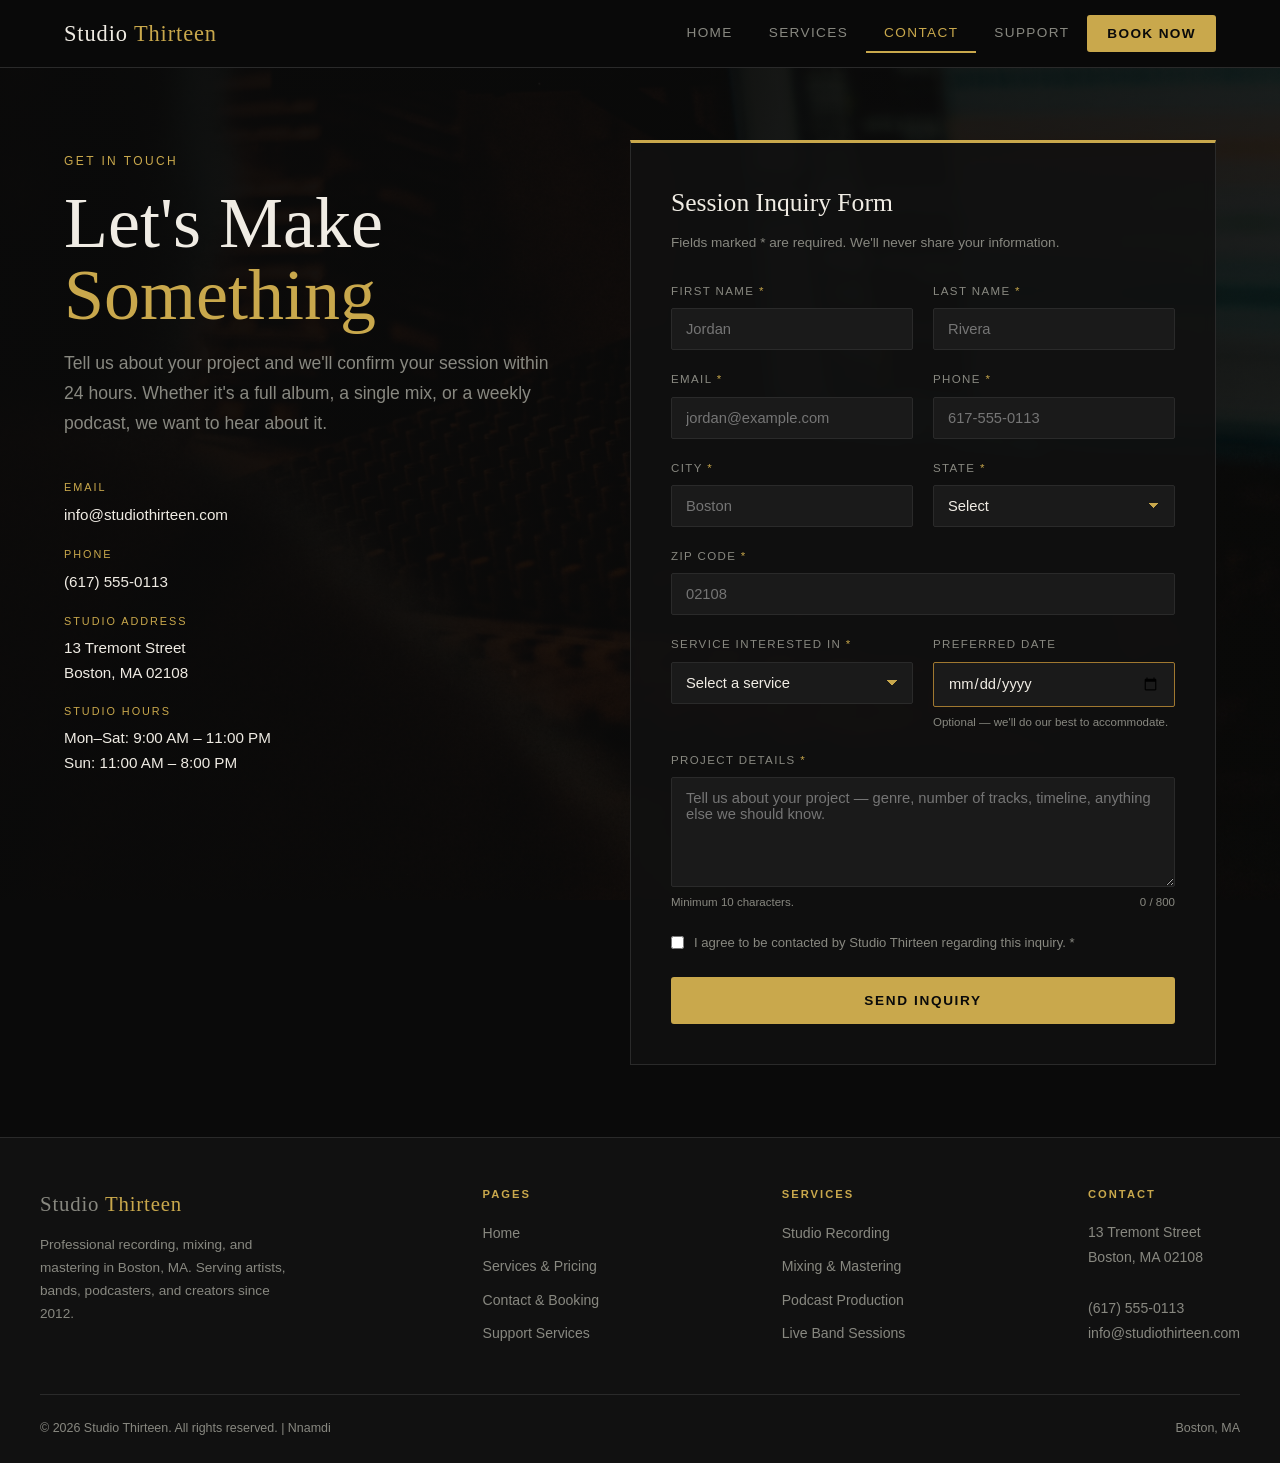
<file: contact.html>
<!DOCTYPE html>
<html lang="en">
<head>
  <meta charset="UTF-8" />
  <meta name="viewport" content="width=device-width, initial-scale=1.0" />
  <title>Contact &amp; Booking — Studio Thirteen</title>
  <link rel="stylesheet" href="css/style.css" />
</head>
<body>

  <!-- ===================== NAV ===================== -->
  <nav>
    <div class="nav-inner">
      <a href="index.html" class="nav-logo">Studio <span>Thirteen</span></a>
      <ul>
        <li><a href="index.html">Home</a></li>
        <li><a href="services.html">Services</a></li>
        <li><a href="contact.html">Contact</a></li>
        <li><a href="support.html">Support</a></li>
        <li><a href="contact.html" class="nav-cta">Book Now</a></li>
      </ul>
      <button class="nav-toggle" aria-label="Toggle navigation menu" aria-expanded="false">
        <span></span>
        <span></span>
        <span></span>
      </button>
    </div>
  </nav>

  <!-- ===================== CONTACT HERO / BACKDROP ===================== -->
  <header class="contact-hero">
    <div class="hero-bg" style="background-image: url('images/CONTACT.jpg');"></div>
    <div class="hero-overlay"></div>

    <div class="contact-hero-content">

      <!-- Intro + contact details -->
      <div class="contact-intro">
        <p class="hero-eyebrow">Get In Touch</p>
        <h1 class="hero-title">Let's Make<br /><span class="accent">Something</span></h1>
        <p class="hero-sub">
          Tell us about your project and we'll confirm your session within 24 hours. Whether it's a full album, a single mix, or a weekly podcast, we want to hear about it.
        </p>

        <div class="contact-details">
          <div class="contact-details-item">
            <p class="contact-details-label">Email</p>
            <a href="mailto:info@studiothirteen.com">info@studiothirteen.com</a>
          </div>
          <div class="contact-details-item">
            <p class="contact-details-label">Phone</p>
            <a href="tel:+16175550113">(617) 555-0113</a>
          </div>
          <div class="contact-details-item">
            <p class="contact-details-label">Studio Address</p>
            <p>13 Tremont Street<br />Boston, MA 02108</p>
          </div>
          <div class="contact-details-item">
            <p class="contact-details-label">Studio Hours</p>
            <p>Mon–Sat: 9:00 AM – 11:00 PM<br />Sun: 11:00 AM – 8:00 PM</p>
          </div>
        </div>
      </div>

      <!-- Contact form card -->
      <div class="contact-form-card">
        <h2>Session Inquiry Form</h2>
        <p class="form-sub">Fields marked <span class="req">*</span> are required. We'll never share your information.</p>

        <form id="contact-form" novalidate>

          <div class="form-row">
            <div class="form-group">
              <label for="first-name">First Name <span class="req">*</span></label>
              <input
                type="text"
                id="first-name"
                name="first-name"
                placeholder="Jordan"
                pattern="[A-Za-z' -]{2,40}"
                title="Enter a first name using letters, spaces, apostrophes, or hyphens only (2–40 characters)."
                required
              />
            </div>
            <div class="form-group">
              <label for="last-name">Last Name <span class="req">*</span></label>
              <input
                type="text"
                id="last-name"
                name="last-name"
                placeholder="Rivera"
                pattern="[A-Za-z' -]{2,40}"
                title="Enter a last name using letters, spaces, apostrophes, or hyphens only (2–40 characters)."
                required
              />
            </div>
          </div>

          <div class="form-row">
            <div class="form-group">
              <label for="email">Email <span class="req">*</span></label>
              <input
                type="email"
                id="email"
                name="email"
                placeholder="jordan@example.com"
                required
              />
            </div>
            <div class="form-group">
              <label for="phone">Phone <span class="req">*</span></label>
              <input
                type="tel"
                id="phone"
                name="phone"
                placeholder="617-555-0113"
                pattern="[0-9]{3}-[0-9]{3}-[0-9]{4}"
                title="Enter a phone number in the format 617-555-0113."
                required
              />
            </div>
          </div>

          <div class="form-row">
            <div class="form-group">
              <label for="city">City <span class="req">*</span></label>
              <input
                type="text"
                id="city"
                name="city"
                placeholder="Boston"
                pattern="[A-Za-z' -]{2,50}"
                title="Enter a city name using letters, spaces, apostrophes, or hyphens only."
                required
              />
            </div>
            <div class="form-group">
              <label for="state">State <span class="req">*</span></label>
              <select id="state" name="state" required>
                <option value="" disabled selected>Select</option>
                <option value="MA">Massachusetts</option>
                <option value="RI">Rhode Island</option>
                <option value="NH">New Hampshire</option>
                <option value="CT">Connecticut</option>
                <option value="ME">Maine</option>
                <option value="VT">Vermont</option>
                <option value="NY">New York</option>
                <option value="OTHER">Other</option>
              </select>
            </div>
            <div class="form-group">
              <label for="zip">Zip Code <span class="req">*</span></label>
              <input
                type="text"
                id="zip"
                name="zip"
                placeholder="02108"
                pattern="[0-9]{5}(-[0-9]{4})?"
                title="Enter a 5-digit zip code, or ZIP+4 (e.g. 02108 or 02108-1234)."
                required
              />
            </div>
          </div>

          <div class="form-row">
            <div class="form-group">
              <label for="service">Service Interested In <span class="req">*</span></label>
              <select id="service" name="service" required>
                <option value="" disabled selected>Select a service</option>
                <option value="recording">Studio Recording Session</option>
                <option value="mixing">Mixing &amp; Mastering</option>
                <option value="vocal">Vocal &amp; Instrument Tracking</option>
                <option value="podcast">Podcast Production</option>
                <option value="live-band">Live Band Session</option>
                <option value="other">Something Else</option>
              </select>
            </div>
            <div class="form-group">
              <label for="pref-date">Preferred Date</label>
              <input type="date" id="pref-date" name="pref-date" />
              <p class="form-hint">Optional — we'll do our best to accommodate.</p>
            </div>
          </div>

          <div class="form-row">
            <div class="form-group full">
              <label for="message">Project Details <span class="req">*</span></label>
              <textarea
                id="message"
                name="message"
                placeholder="Tell us about your project — genre, number of tracks, timeline, anything else we should know."
                minlength="10"
                maxlength="800"
                required
              ></textarea>
              <p class="form-hint">
                Minimum 10 characters.
                <span id="message-count" style="float:right;">0 / 800</span>
              </p>
            </div>
          </div>

          <div class="form-checkbox">
            <input type="checkbox" id="consent" name="consent" required />
            <label for="consent">I agree to be contacted by Studio Thirteen regarding this inquiry. <span class="req">*</span></label>
          </div>

          <button type="submit" class="btn btn-primary">Send Inquiry</button>
        </form>

        <div class="form-success" id="form-success">
          <div class="why-icon" style="text-align:center;">🎙</div>
          <h3>Thanks for reaching out!</h3>
          <p>Your inquiry has been received. A member of the Studio Thirteen team will follow up within 24 hours to confirm your session.</p>
        </div>
      </div>

    </div>
  </header>

  <!-- ===================== FOOTER ===================== -->
  <footer>
    <div class="footer-inner">
      <div class="footer-brand">
        <p class="nav-logo">Studio <span style="color: var(--color-gold);">Thirteen</span></p>
        <p>Professional recording, mixing, and mastering in Boston, MA. Serving artists, bands, podcasters, and creators since 2012.</p>
      </div>
      <div class="footer-col">
        <h4>Pages</h4>
        <ul>
          <li><a href="index.html">Home</a></li>
          <li><a href="services.html">Services &amp; Pricing</a></li>
          <li><a href="contact.html">Contact &amp; Booking</a></li>
          <li><a href="support.html">Support Services</a></li>
        </ul>
      </div>
      <div class="footer-col">
        <h4>Services</h4>
        <ul>
          <li><a href="services.html">Studio Recording</a></li>
          <li><a href="services.html">Mixing &amp; Mastering</a></li>
          <li><a href="services.html">Podcast Production</a></li>
          <li><a href="services.html">Live Band Sessions</a></li>
        </ul>
      </div>
      <div class="footer-col">
        <h4>Contact</h4>
        <address>
          13 Tremont Street<br />
          Boston, MA 02108<br /><br />
          (617) 555-0113<br />
          info@studiothirteen.com
        </address>
      </div>
    </div>
    <div class="footer-bottom">
      <p>&copy; <span id="current-year">2025</span> Studio Thirteen. All rights reserved. | Nnamdi</p>
      <p>Boston, MA</p>
    </div>
  </footer>

  <button id="back-to-top" aria-label="Back to top">↑</button>

  <script src="js/nav.js"></script>
  <script src="js/site.js"></script>

  <!-- ===================== JS: auto-capitalize + submit handling ===================== -->
  <script>
    // Auto-capitalize the first letter of name/city fields as the visitor types.
    // This is a formatting convenience only — actual field VALIDATION is handled
    // entirely by native HTML5 attributes (required, pattern, type, minlength/maxlength).
    ['first-name', 'last-name', 'city'].forEach(function (id) {
      var field = document.getElementById(id);
      field.addEventListener('input', function (e) {
        var val = e.target.value;
        if (val.length > 0) {
          e.target.value = val.charAt(0).toUpperCase() + val.slice(1);
        }
      });
    });

    // Set the minimum selectable date on the date picker to today.
    var prefDate = document.getElementById('pref-date');
    var today = new Date().toISOString().split('T')[0];
    prefDate.setAttribute('min', today);

    // Native HTML5 validation runs automatically on submit. If everything
    // is valid, we intercept just to show a friendly confirmation message
    // in place of the form (no backend is wired up for this class project).
    var form = document.getElementById('contact-form');
    form.addEventListener('submit', function (e) {
      e.preventDefault();
      if (form.checkValidity()) {
        form.style.display = 'none';
        document.getElementById('form-success').classList.add('visible');
      } else {
        form.reportValidity();
      }
    });
  </script>

</body>
</html>
</file>
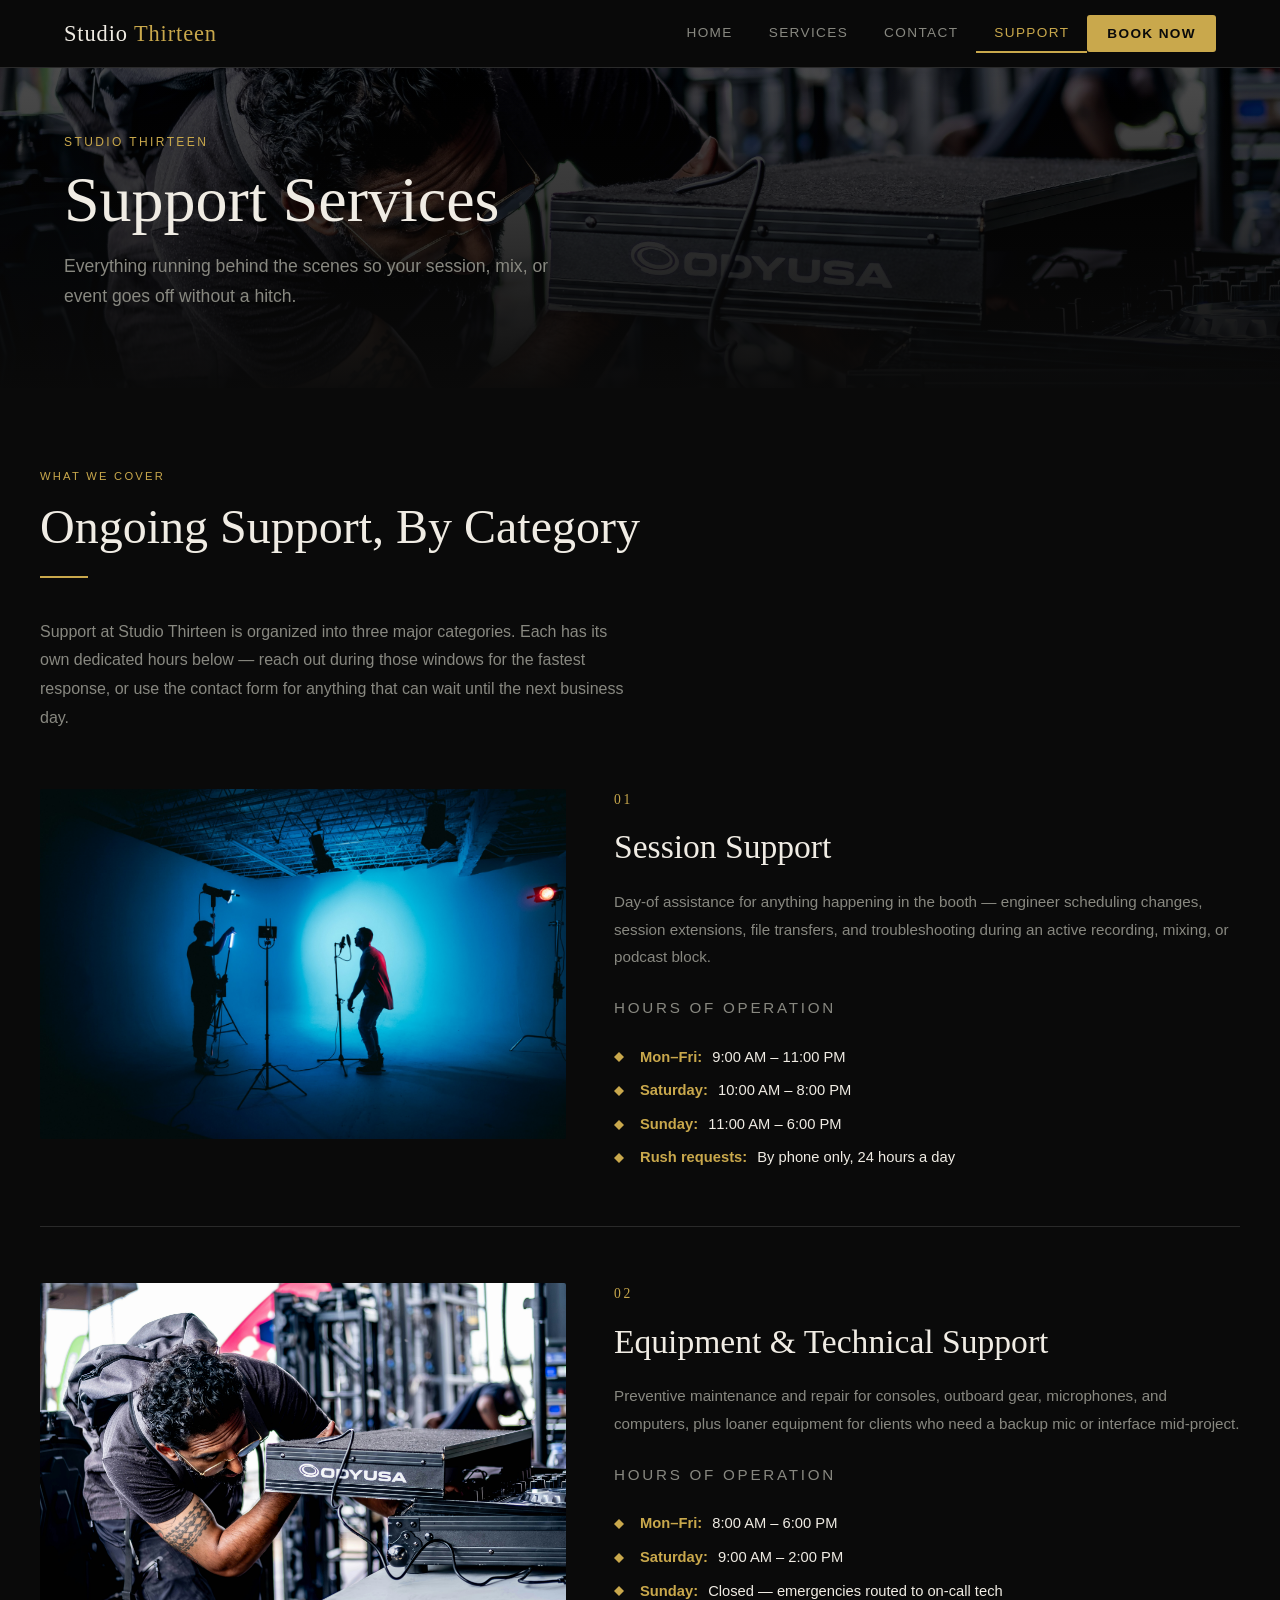
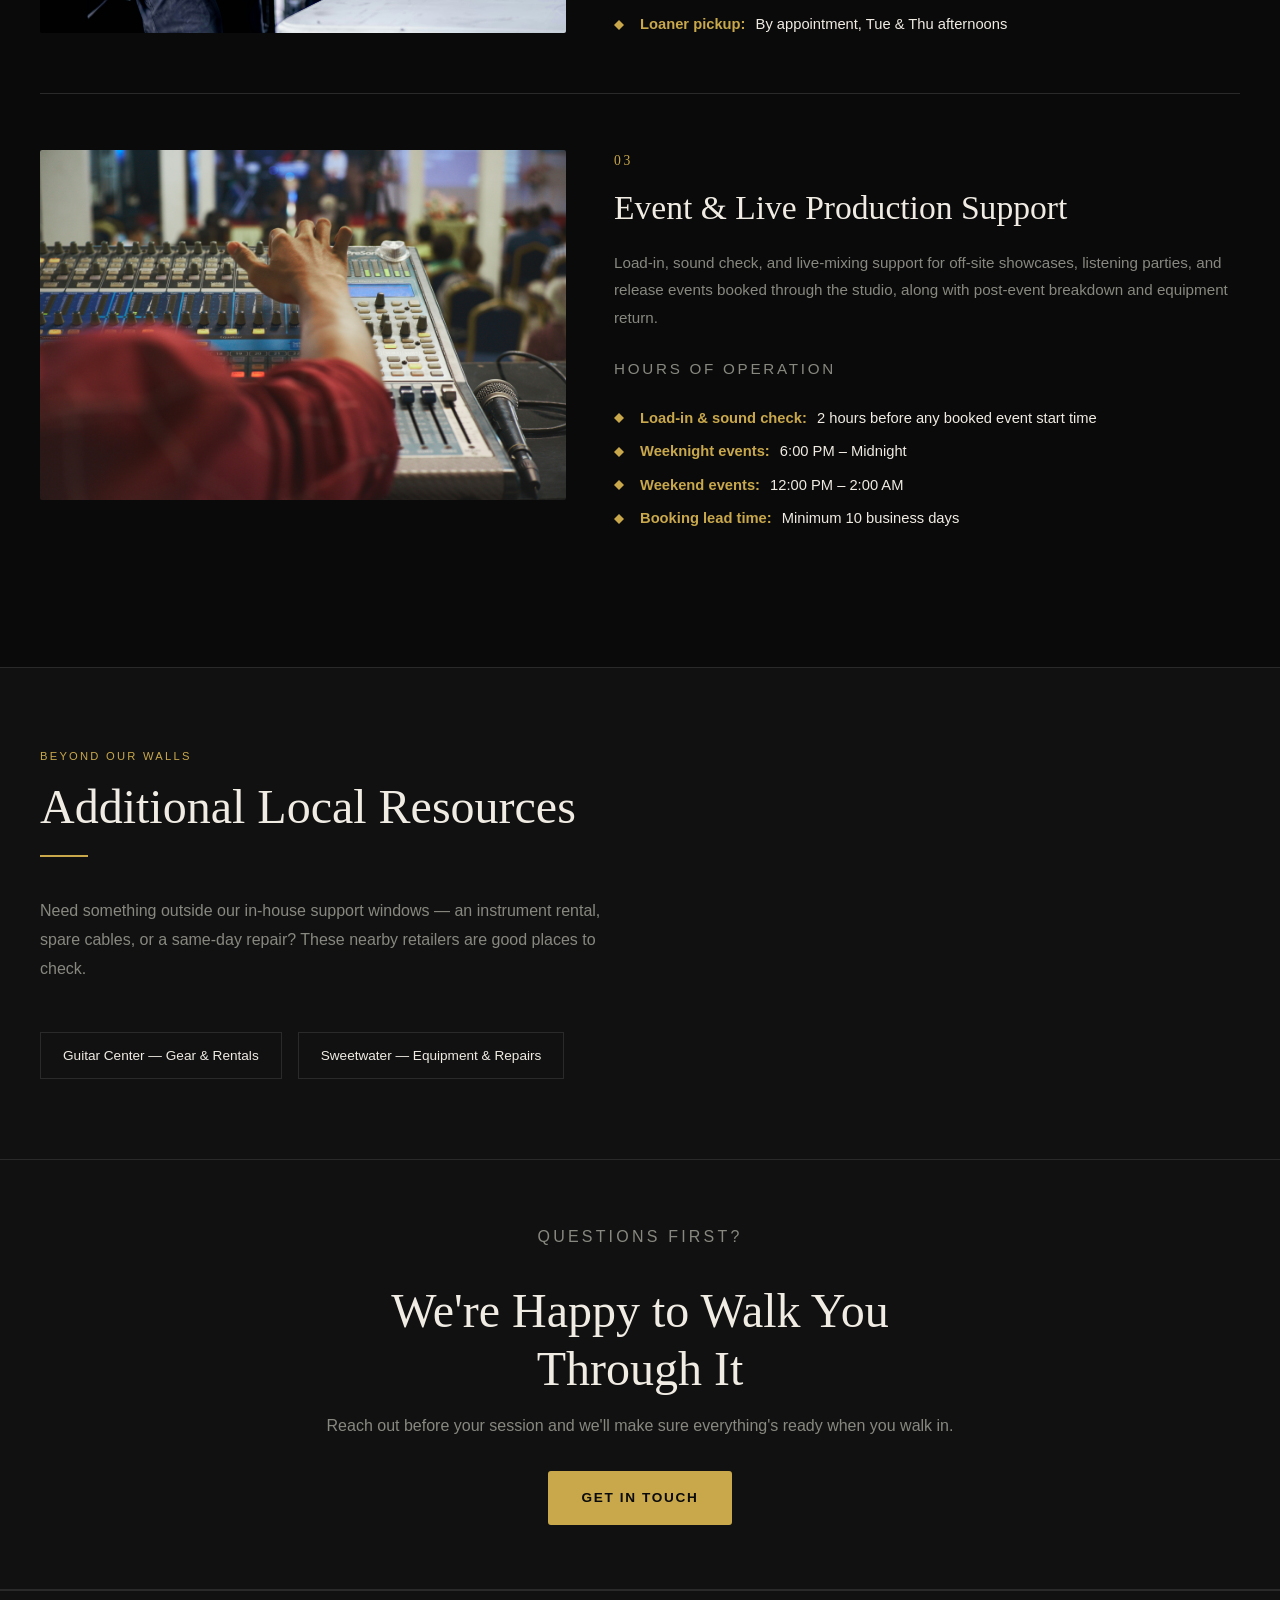
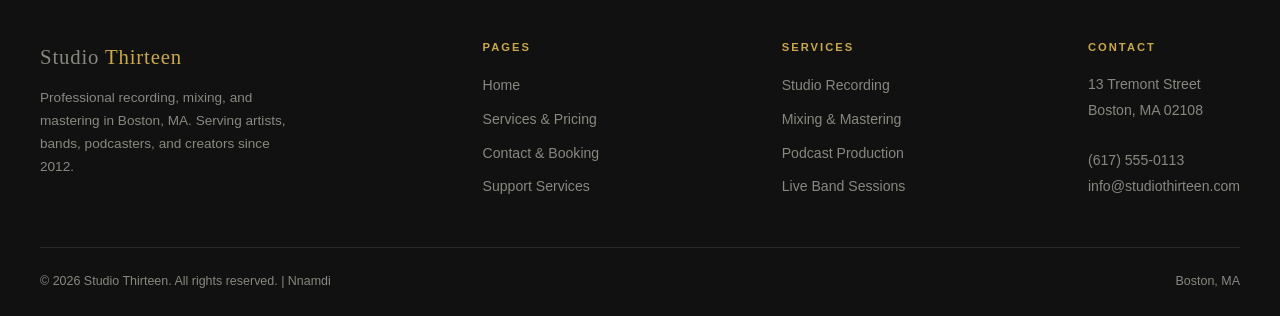
<file: support.html>
<!DOCTYPE html>
<html lang="en">
<head>
  <meta charset="UTF-8" />
  <meta name="viewport" content="width=device-width, initial-scale=1.0" />
  <title>Support Services — Studio Thirteen</title>
  <link rel="stylesheet" href="css/style.css" />
</head>
<body>

  <!-- ===================== NAV ===================== -->
  <nav>
    <div class="nav-inner">
      <a href="index.html" class="nav-logo">Studio <span>Thirteen</span></a>
      <ul>
        <li><a href="index.html">Home</a></li>
        <li><a href="services.html">Services</a></li>
        <li><a href="contact.html">Contact</a></li>
        <li><a href="support.html">Support</a></li>
        <li><a href="contact.html" class="nav-cta">Book Now</a></li>
      </ul>
      <button class="nav-toggle" aria-label="Toggle navigation menu" aria-expanded="false">
        <span></span>
        <span></span>
        <span></span>
      </button>
    </div>
  </nav>

  <!-- ===================== PAGE BANNER ===================== -->
  <header class="page-banner">
    <div class="hero-bg" style="background-image: url('images/SUPPORT.jpg');"></div>
    <div class="hero-overlay"></div>
    <div class="hero-content">
      <p class="hero-eyebrow">Studio Thirteen</p>
      <h1 class="hero-title">Support Services</h1>
      <p class="hero-sub">Everything running behind the scenes so your session, mix, or event goes off without a hitch.</p>
    </div>
  </header>

  <!-- ===================== SUPPORT CATEGORIES (Ordered List) ===================== -->
  <section class="section">
    <div class="section-inner">
      <p class="section-label">What We Cover</p>
      <h2 class="section-title">Ongoing Support, By Category</h2>
      <div class="divider"></div>
      <p class="section-body">
        Support at Studio Thirteen is organized into three major categories. Each has its own dedicated hours below — reach out during those windows for the fastest response, or use the contact form for anything that can wait until the next business day.
      </p>

      <ol class="support-categories">

        <!-- 1. SESSION SUPPORT -->
        <li class="support-category">
          <div class="support-category-media">
            <img src="images/SESSION.jpg" alt="Engineer setting up a recording session at Studio Thirteen" />
          </div>
          <div class="support-category-body">
            <h2>Session Support</h2>
            <p>
              Day-of assistance for anything happening in the booth — engineer scheduling changes, session extensions, file transfers, and troubleshooting during an active recording, mixing, or podcast block.
            </p>
            <p class="hours-label">Hours of Operation</p>
            <ul class="hours-list">
              <li><span class="day">Mon–Fri:</span> 9:00 AM – 11:00 PM</li>
              <li><span class="day">Saturday:</span> 10:00 AM – 8:00 PM</li>
              <li><span class="day">Sunday:</span> 11:00 AM – 6:00 PM</li>
              <li><span class="day">Rush requests:</span> By phone only, 24 hours a day</li>
            </ul>
          </div>
        </li>

        <!-- 2. EQUIPMENT & TECHNICAL SUPPORT -->
        <li class="support-category">
          <div class="support-category-media">
            <img src="images/SUPPORT.jpg" alt="Signal chain and outboard gear maintained by Studio Thirteen's technical team" />
          </div>
          <div class="support-category-body">
            <h2>Equipment &amp; Technical Support</h2>
            <p>
              Preventive maintenance and repair for consoles, outboard gear, microphones, and computers, plus loaner equipment for clients who need a backup mic or interface mid-project.
            </p>
            <p class="hours-label">Hours of Operation</p>
            <ul class="hours-list">
              <li><span class="day">Mon–Fri:</span> 8:00 AM – 6:00 PM</li>
              <li><span class="day">Saturday:</span> 9:00 AM – 2:00 PM</li>
              <li><span class="day">Sunday:</span> Closed — emergencies routed to on-call tech</li>
              <li><span class="day">Loaner pickup:</span> By appointment, Tue &amp; Thu afternoons</li>
            </ul>
          </div>
        </li>

        <!-- 3. EVENT & LIVE PRODUCTION SUPPORT -->
        <li class="support-category">
          <div class="support-category-media">
            <img src="images/EVENT.jpg" alt="Studio Thirteen crew loading in gear for an off-site live production" />
          </div>
          <div class="support-category-body">
            <h2>Event &amp; Live Production Support</h2>
            <p>
              Load-in, sound check, and live-mixing support for off-site showcases, listening parties, and release events booked through the studio, along with post-event breakdown and equipment return.
            </p>
            <p class="hours-label">Hours of Operation</p>
            <ul class="hours-list">
              <li><span class="day">Load-in &amp; sound check:</span> 2 hours before any booked event start time</li>
              <li><span class="day">Weeknight events:</span> 6:00 PM – Midnight</li>
              <li><span class="day">Weekend events:</span> 12:00 PM – 2:00 AM</li>
              <li><span class="day">Booking lead time:</span> Minimum 10 business days</li>
            </ul>
          </div>
        </li>

      </ol>
    </div>
  </section>

  <!-- ===================== LOCAL RESOURCES ===================== -->
  <section class="section local-resources">
    <div class="section-inner">
      <p class="section-label">Beyond Our Walls</p>
      <h2 class="section-title">Additional Local Resources</h2>
      <div class="divider"></div>
      <p class="section-body">
        Need something outside our in-house support windows — an instrument rental, spare cables, or a same-day repair? These nearby retailers are good places to check.
      </p>
      <ul>
        <li><a href="https://www.guitarcenter.com/" target="_blank" rel="noopener">Guitar Center — Gear &amp; Rentals</a></li>
        <li><a href="https://www.sweetwater.com/" target="_blank" rel="noopener">Sweetwater — Equipment &amp; Repairs</a></li>
      </ul>
    </div>
  </section>

  <!-- ===================== CALL TO ACTION ===================== -->
  <section class="cta-band">
    <p class="section-label" style="text-align:center;">Questions First?</p>
    <h2 class="section-title" style="text-align:center; max-width:600px; margin: 0 auto 16px;">
      We're Happy to Walk You Through It
    </h2>
    <p>Reach out before your session and we'll make sure everything's ready when you walk in.</p>
    <a href="contact.html" class="btn btn-primary">Get in Touch</a>
  </section>

  <!-- ===================== FOOTER ===================== -->
  <footer>
    <div class="footer-inner">
      <div class="footer-brand">
        <p class="nav-logo">Studio <span style="color: var(--color-gold);">Thirteen</span></p>
        <p>Professional recording, mixing, and mastering in Boston, MA. Serving artists, bands, podcasters, and creators since 2012.</p>
      </div>
      <div class="footer-col">
        <h4>Pages</h4>
        <ul>
          <li><a href="index.html">Home</a></li>
          <li><a href="services.html">Services &amp; Pricing</a></li>
          <li><a href="contact.html">Contact &amp; Booking</a></li>
          <li><a href="support.html">Support Services</a></li>
        </ul>
      </div>
      <div class="footer-col">
        <h4>Services</h4>
        <ul>
          <li><a href="services.html">Studio Recording</a></li>
          <li><a href="services.html">Mixing &amp; Mastering</a></li>
          <li><a href="services.html">Podcast Production</a></li>
          <li><a href="services.html">Live Band Sessions</a></li>
        </ul>
      </div>
      <div class="footer-col">
        <h4>Contact</h4>
        <address>
          13 Tremont Street<br />
          Boston, MA 02108<br /><br />
          (617) 555-0113<br />
          info@studiothirteen.com
        </address>
      </div>
    </div>
    <div class="footer-bottom">
      <p>&copy; <span id="current-year">2025</span> Studio Thirteen. All rights reserved. | Nnamdi</p>
      <p>Boston, MA</p>
    </div>
  </footer>

  <button id="back-to-top" aria-label="Back to top">↑</button>

  <script src="js/nav.js"></script>
  <script src="js/site.js"></script>
</body>
</html>
</file>
<file: css/style.css>
/* ============================================================
   Studio Thirteen — style.css
   External stylesheet linked by all pages
   ============================================================ */

/* ---------- CSS Custom Properties (variables) ---------- */
:root {
  --color-bg:        #0a0a0a;
  --color-surface:   #111111;
  --color-surface2:  #1a1a1a;
  --color-border:    #2a2a2a;
  --color-gold:      #c9a84c;
  --color-gold-dim:  #a07830;
  --color-text:      #f0ece4;
  --color-muted:     #888880;
  --color-white:     #ffffff;

  --font-display: 'Georgia', serif;
  --font-body:    'Arial', sans-serif;

  --nav-height: 68px;
  --max-width:  1200px;
  --section-pad: 80px 24px;
}

/* ---------- Reset ---------- */
*, *::before, *::after {
  box-sizing: border-box;
  margin: 0;
  padding: 0;
}

html {
  scroll-behavior: smooth;
}

body {
  background-color: var(--color-bg);
  color: var(--color-text);
  font-family: var(--font-body);
  font-size: 16px;
  line-height: 1.6;
}

img {
  display: block;
  max-width: 100%;
  height: auto;
}

a {
  color: inherit;
  text-decoration: none;
}

/* ---------- NAV — unordered list styled with CSS ---------- */
nav {
  position: sticky;
  top: 0;
  z-index: 100;
  background-color: rgba(10, 10, 10, 0.96);
  border-bottom: 1px solid var(--color-border);
  height: var(--nav-height);
}

nav .nav-inner {
  max-width: var(--max-width);
  margin: 0 auto;
  padding: 0 24px;
  height: 100%;
  display: flex;
  align-items: center;
  justify-content: space-between;
}

nav .nav-logo {
  font-family: var(--font-display);
  font-size: 1.4rem;
  letter-spacing: 0.04em;
  color: var(--color-text);
}

nav .nav-logo span {
  color: var(--color-gold);
}

/* Hamburger toggle — hidden on desktop, shown at mobile breakpoint below */
.nav-toggle {
  display: none;
  flex-direction: column;
  justify-content: center;
  gap: 5px;
  width: 32px;
  height: 32px;
  background: none;
  border: none;
  cursor: pointer;
  padding: 0;
  z-index: 101;
}

.nav-toggle span {
  display: block;
  width: 100%;
  height: 2px;
  background-color: var(--color-text);
  transition: transform 0.25s ease, opacity 0.25s ease, background-color 0.25s ease;
}

.nav-toggle:focus-visible {
  outline: 2px solid var(--color-gold);
  outline-offset: 4px;
}

.nav-toggle.active span:nth-child(1) {
  transform: translateY(7px) rotate(45deg);
}

.nav-toggle.active span:nth-child(2) {
  opacity: 0;
}

.nav-toggle.active span:nth-child(3) {
  transform: translateY(-7px) rotate(-45deg);
}

/* Nav links as a styled unordered list */
nav ul {
  list-style: none;
  display: flex;
  gap: 0;
  align-items: center;
}

nav ul li a {
  display: block;
  padding: 8px 18px;
  font-size: 0.85rem;
  letter-spacing: 0.1em;
  text-transform: uppercase;
  color: var(--color-muted);
  border-bottom: 2px solid transparent;
  transition: color 0.25s ease, border-color 0.25s ease;
}

/* Interactive hyperlinks using CSS pseudo-classes */
nav ul li a:hover {
  color: var(--color-text);
  border-bottom-color: var(--color-gold);
}

nav ul li a:focus {
  outline: 2px solid var(--color-gold);
  outline-offset: 2px;
  color: var(--color-text);
}

nav ul li a.active {
  color: var(--color-gold);
  border-bottom-color: var(--color-gold);
}

nav .nav-cta {
  background-color: var(--color-gold);
  color: var(--color-bg) !important;
  border-radius: 3px;
  padding: 8px 20px !important;
  font-weight: bold;
  border-bottom: none !important;
  transition: background-color 0.25s ease !important;
}

nav .nav-cta:hover {
  background-color: var(--color-white) !important;
  border-bottom: none !important;
}

/* ---------- NAV TOGGLE (hamburger) — hidden on desktop ---------- */
.nav-toggle {
  display: none;
  flex-direction: column;
  justify-content: center;
  gap: 5px;
  width: 32px;
  height: 32px;
  background: none;
  border: none;
  cursor: pointer;
  padding: 4px;
}

.nav-toggle span {
  display: block;
  width: 100%;
  height: 2px;
  background-color: var(--color-text);
  border-radius: 1px;
  transition: transform 0.25s ease, opacity 0.25s ease;
}

.nav-toggle.active span:nth-child(1) {
  transform: translateY(7px) rotate(45deg);
}

.nav-toggle.active span:nth-child(2) {
  opacity: 0;
}

.nav-toggle.active span:nth-child(3) {
  transform: translateY(-7px) rotate(-45deg);
}

/* ---------- HERO / BANNER ---------- */
.hero {
  position: relative;
  width: 100%;
  min-height: 88vh;
  display: flex;
  align-items: flex-end;
  overflow: hidden;
}

.hero-bg {
  position: absolute;
  inset: 0;
  background-size: cover;
  background-position: center;
  filter: brightness(0.45);
  transition: transform 8s ease;
}

.hero:hover .hero-bg {
  transform: scale(1.03);
}

.hero-overlay {
  position: absolute;
  inset: 0;
  background: linear-gradient(
    to top,
    rgba(10,10,10,0.95) 0%,
    rgba(10,10,10,0.3) 60%,
    transparent 100%
  );
}

.hero-content {
  position: relative;
  z-index: 2;
  max-width: var(--max-width);
  width: 100%;
  margin: 0 auto;
  padding: 60px 24px;
}

.hero-eyebrow {
  font-size: 0.75rem;
  letter-spacing: 0.2em;
  text-transform: uppercase;
  color: var(--color-gold);
  margin-bottom: 16px;
}

.hero-title {
  font-family: var(--font-display);
  font-size: clamp(3rem, 8vw, 7rem);
  line-height: 1.0;
  font-weight: normal;
  color: var(--color-text);
  margin-bottom: 20px;
}

.hero-title .accent {
  color: var(--color-gold);
}

.hero-sub {
  font-size: 1.1rem;
  color: var(--color-muted);
  max-width: 500px;
  margin-bottom: 36px;
  line-height: 1.7;
}

/* Page-level banners (non-hero pages) */
.page-banner {
  position: relative;
  width: 100%;
  min-height: 320px;
  display: flex;
  align-items: flex-end;
  overflow: hidden;
}

.page-banner .hero-bg {
  filter: brightness(0.3);
}

.page-banner .hero-content {
  padding: 40px 24px;
}

.page-banner .hero-title {
  font-size: clamp(2rem, 5vw, 4rem);
}

/* ---------- BUTTONS ---------- */
.btn {
  display: inline-block;
  padding: 14px 32px;
  font-size: 0.85rem;
  letter-spacing: 0.12em;
  text-transform: uppercase;
  font-weight: bold;
  border-radius: 3px;
  cursor: pointer;
  transition: all 0.25s ease;
}

.btn-primary {
  background-color: var(--color-gold);
  color: var(--color-bg);
  border: 2px solid var(--color-gold);
}

.btn-primary:hover {
  background-color: transparent;
  color: var(--color-gold);
}

.btn-outline {
  background-color: transparent;
  color: var(--color-text);
  border: 2px solid var(--color-border);
}

.btn-outline:hover {
  border-color: var(--color-gold);
  color: var(--color-gold);
}

/* ---------- SECTION UTILITIES ---------- */
.section {
  padding: var(--section-pad);
}

.section-inner {
  max-width: var(--max-width);
  margin: 0 auto;
}

.section-label {
  font-size: 0.7rem;
  letter-spacing: 0.2em;
  text-transform: uppercase;
  color: var(--color-gold);
  margin-bottom: 12px;
}

.section-title {
  font-family: var(--font-display);
  font-size: clamp(1.8rem, 4vw, 3rem);
  font-weight: normal;
  color: var(--color-text);
  margin-bottom: 16px;
  line-height: 1.2;
}

.section-body {
  color: var(--color-muted);
  max-width: 600px;
  margin-bottom: 48px;
  line-height: 1.8;
}

.divider {
  width: 48px;
  height: 2px;
  background-color: var(--color-gold);
  margin: 20px 0 40px;
}

/* ---------- HOME: STATS BAR ---------- */
.stats-bar {
  background-color: var(--color-surface);
  border-top: 1px solid var(--color-border);
  border-bottom: 1px solid var(--color-border);
  padding: 32px 24px;
}

.stats-bar .section-inner {
  display: flex;
  justify-content: space-around;
  flex-wrap: wrap;
  gap: 24px;
  text-align: center;
}

.stat-item .stat-number {
  font-family: var(--font-display);
  font-size: 2.4rem;
  color: var(--color-gold);
  line-height: 1;
  margin-bottom: 6px;
}

.stat-item .stat-label {
  font-size: 0.75rem;
  letter-spacing: 0.15em;
  text-transform: uppercase;
  color: var(--color-muted);
}

/* ---------- HOME: FEATURE CARDS (Flexbox) ---------- */
.features-grid {
  display: flex;
  flex-wrap: wrap;
  gap: 2px;
  margin-top: 48px;
}

.feature-card {
  flex: 1 1 280px;
  position: relative;
  overflow: hidden;
  min-height: 360px;
  background-color: var(--color-surface);
}

.feature-card img {
  width: 100%;
  height: 100%;
  object-fit: cover;
  position: absolute;
  inset: 0;
  filter: brightness(0.4);
  transition: filter 0.4s ease, transform 0.6s ease;
}

.feature-card:hover img {
  filter: brightness(0.55);
  transform: scale(1.04);
}

.feature-card-content {
  position: relative;
  z-index: 2;
  height: 100%;
  min-height: 360px;
  display: flex;
  flex-direction: column;
  justify-content: flex-end;
  padding: 28px 24px;
  background: linear-gradient(to top, rgba(10,10,10,0.9) 0%, transparent 60%);
}

.feature-card-label {
  font-size: 0.65rem;
  letter-spacing: 0.2em;
  text-transform: uppercase;
  color: var(--color-gold);
  margin-bottom: 8px;
}

.feature-card-title {
  font-family: var(--font-display);
  font-size: 1.4rem;
  color: var(--color-text);
  margin-bottom: 10px;
}

.feature-card-desc {
  font-size: 0.85rem;
  color: var(--color-muted);
  line-height: 1.6;
}

/* ---------- HOME: WHY CHOOSE US ---------- */
.why-grid {
  display: flex;
  flex-wrap: wrap;
  gap: 32px;
  margin-top: 16px;
}

.why-item {
  flex: 1 1 240px;
}

.why-icon {
  font-size: 1.8rem;
  margin-bottom: 14px;
}

.why-item h3 {
  font-family: var(--font-display);
  font-size: 1.1rem;
  color: var(--color-text);
  margin-bottom: 10px;
  font-weight: normal;
}

.why-item p {
  font-size: 0.9rem;
  color: var(--color-muted);
  line-height: 1.8;
}

/* ---------- HOME: CTA BAND ---------- */
.cta-band {
  background-color: var(--color-surface);
  border-top: 1px solid var(--color-border);
  border-bottom: 1px solid var(--color-border);
  padding: 64px 24px;
  text-align: center;
}

.cta-band .section-title {
  margin-bottom: 12px;
}

.cta-band p {
  color: var(--color-muted);
  margin-bottom: 32px;
  font-size: 1rem;
}

/* ---------- SERVICES PAGE: SERVICE SECTIONS ---------- */
.service-section {
  padding: 72px 24px;
  border-bottom: 1px solid var(--color-border);
}

.service-section:nth-child(even) {
  background-color: var(--color-surface);
}

.service-layout {
  max-width: var(--max-width);
  margin: 0 auto;
  display: flex;
  align-items: center;
  gap: 60px;
  flex-wrap: wrap;
}

.service-layout.reverse {
  flex-direction: row-reverse;
}

.service-text {
  flex: 1 1 340px;
}

.service-text h2 {
  font-family: var(--font-display);
  font-size: clamp(1.6rem, 3vw, 2.4rem);
  font-weight: normal;
  color: var(--color-text);
  margin-bottom: 16px;
  line-height: 1.2;
}

.service-text p {
  color: var(--color-muted);
  line-height: 1.8;
  margin-bottom: 16px;
  font-size: 0.95rem;
}

.service-text .rate-tag {
  display: inline-block;
  background-color: var(--color-surface2);
  border: 1px solid var(--color-border);
  border-left: 3px solid var(--color-gold);
  padding: 10px 18px;
  font-size: 0.85rem;
  color: var(--color-gold);
  letter-spacing: 0.05em;
  margin-top: 8px;
}

.service-image {
  flex: 1 1 380px;
  overflow: hidden;
  border-radius: 2px;
}

.service-image img {
  width: 100%;
  height: 320px;
  object-fit: cover;
  display: block;
  transition: transform 0.5s ease;
}

.service-image:hover img {
  transform: scale(1.03);
}

/* ---------- SERVICES PAGE: PRICING TABLE ---------- */
.pricing-section {
  padding: var(--section-pad);
  background-color: var(--color-surface);
}

.pricing-section .section-inner {
  max-width: var(--max-width);
  margin: 0 auto;
}

/* Responsive, border-free pricing table */
.pricing-table {
  width: 100%;
  border-collapse: collapse;
  margin-top: 8px;
}

.pricing-table thead tr {
  border-bottom: 1px solid var(--color-gold);
}

.pricing-table th {
  text-align: left;
  padding: 12px 16px;
  font-size: 0.7rem;
  letter-spacing: 0.18em;
  text-transform: uppercase;
  color: var(--color-gold);
  font-weight: normal;
  background: transparent;
  border: none;
}

.pricing-table td {
  padding: 18px 16px;
  font-size: 0.92rem;
  border: none;
  border-bottom: 1px solid var(--color-border);
  vertical-align: top;
}

.pricing-table td:first-child {
  color: var(--color-text);
  font-weight: bold;
  font-size: 0.95rem;
}

.pricing-table td:nth-child(2) {
  color: var(--color-muted);
}

.pricing-table td:last-child {
  color: var(--color-gold);
  font-weight: bold;
  white-space: nowrap;
}

.pricing-table tbody tr:hover {
  background-color: var(--color-surface2);
}

/* ---------- SERVICES PAGE: ENGINEER BIOS ---------- */
.bios-grid {
  display: flex;
  flex-wrap: wrap;
  gap: 24px;
  margin-top: 16px;
}

.bio-card {
  flex: 1 1 260px;
  background-color: var(--color-surface2);
  border: 1px solid var(--color-border);
  padding: 28px 24px;
}

.bio-card h3 {
  font-family: var(--font-display);
  font-size: 1.1rem;
  color: var(--color-text);
  font-weight: normal;
  margin-bottom: 4px;
}

.bio-card .bio-role {
  font-size: 0.72rem;
  letter-spacing: 0.15em;
  text-transform: uppercase;
  color: var(--color-gold);
  margin-bottom: 14px;
}

.bio-card p {
  font-size: 0.88rem;
  color: var(--color-muted);
  line-height: 1.7;
}

/* ---------- FOOTER ---------- */
footer {
  background-color: var(--color-surface);
  border-top: 1px solid var(--color-border);
  padding: 48px 24px 24px;
}

.footer-inner {
  max-width: var(--max-width);
  margin: 0 auto;
  display: flex;
  flex-wrap: wrap;
  gap: 40px;
  justify-content: space-between;
  margin-bottom: 40px;
}

.footer-brand .nav-logo {
  font-family: var(--font-display);
  font-size: 1.3rem;
  letter-spacing: 0.04em;
  margin-bottom: 12px;
}

.footer-brand p {
  font-size: 0.85rem;
  color: var(--color-muted);
  max-width: 260px;
  line-height: 1.7;
}

.footer-col h4 {
  font-size: 0.7rem;
  letter-spacing: 0.18em;
  text-transform: uppercase;
  color: var(--color-gold);
  margin-bottom: 16px;
}

.footer-col ul {
  list-style: none;
}

.footer-col ul li {
  margin-bottom: 8px;
}

.footer-col ul li a {
  font-size: 0.88rem;
  color: var(--color-muted);
  transition: color 0.2s ease;
}

.footer-col ul li a:hover {
  color: var(--color-text);
}

.footer-col address {
  font-style: normal;
  font-size: 0.88rem;
  color: var(--color-muted);
  line-height: 1.8;
}

.footer-bottom {
  max-width: var(--max-width);
  margin: 0 auto;
  padding-top: 24px;
  border-top: 1px solid var(--color-border);
  display: flex;
  justify-content: space-between;
  align-items: center;
  flex-wrap: wrap;
  gap: 12px;
}

.footer-bottom p {
  font-size: 0.78rem;
  color: var(--color-muted);
}

/* ============================================================
   CONTACT PAGE — full-bleed backdrop + floating form card
   ============================================================ */
.contact-hero {
  position: relative;
  width: 100%;
  min-height: calc(100vh - var(--nav-height));
  display: flex;
  align-items: center;
  overflow: hidden;
}

.contact-hero .hero-bg {
  background-attachment: fixed;
  filter: brightness(0.32);
}

.contact-hero .hero-overlay {
  background: linear-gradient(
    110deg,
    rgba(10,10,10,0.92) 0%,
    rgba(10,10,10,0.75) 40%,
    rgba(10,10,10,0.35) 100%
  );
}

.contact-hero-content {
  position: relative;
  z-index: 2;
  max-width: var(--max-width);
  width: 100%;
  margin: 0 auto;
  padding: 72px 24px;
  display: flex;
  gap: 60px;
  flex-wrap: wrap;
  align-items: flex-start;
}

.contact-intro {
  flex: 1 1 340px;
  padding-top: 12px;
}

.contact-intro .hero-title {
  font-size: clamp(2.6rem, 6vw, 4.5rem);
  margin-bottom: 18px;
}

.contact-details {
  margin-top: 40px;
  display: flex;
  flex-direction: column;
  gap: 18px;
}

.contact-details-item .contact-details-label {
  font-size: 0.68rem;
  letter-spacing: 0.18em;
  text-transform: uppercase;
  color: var(--color-gold);
  margin-bottom: 6px;
}

.contact-details-item p,
.contact-details-item a {
  font-size: 0.95rem;
  color: var(--color-text);
  line-height: 1.6;
}

.contact-details-item a:hover {
  color: var(--color-gold);
}

/* ---------- FORM CARD ---------- */
.contact-form-card {
  flex: 1 1 420px;
  background-color: rgba(17, 17, 17, 0.85);
  border: 1px solid var(--color-border);
  border-top: 3px solid var(--color-gold);
  padding: 40px;
  backdrop-filter: blur(6px);
  -webkit-backdrop-filter: blur(6px);
}

.contact-form-card h2 {
  font-family: var(--font-display);
  font-size: 1.6rem;
  font-weight: normal;
  color: var(--color-text);
  margin-bottom: 8px;
}

.contact-form-card .form-sub {
  font-size: 0.85rem;
  color: var(--color-muted);
  margin-bottom: 28px;
}

.form-row {
  display: flex;
  gap: 20px;
  flex-wrap: wrap;
  margin-bottom: 20px;
}

.form-group {
  flex: 1 1 200px;
  display: flex;
  flex-direction: column;
}

.form-group.full {
  flex: 1 1 100%;
}

.form-group label {
  font-size: 0.72rem;
  letter-spacing: 0.12em;
  text-transform: uppercase;
  color: var(--color-muted);
  margin-bottom: 8px;
}

.form-group label .req {
  color: var(--color-gold);
}

.form-group input,
.form-group select,
.form-group textarea {
  background-color: var(--color-surface2);
  border: 1px solid var(--color-border);
  color: var(--color-text);
  font-family: var(--font-body);
  font-size: 0.92rem;
  padding: 12px 14px;
  border-radius: 2px;
  transition: border-color 0.2s ease, background-color 0.2s ease;
}

.form-group select {
  appearance: none;
  -webkit-appearance: none;
  background-image: linear-gradient(45deg, transparent 50%, var(--color-gold) 50%),
                     linear-gradient(135deg, var(--color-gold) 50%, transparent 50%);
  background-position: calc(100% - 20px) center, calc(100% - 15px) center;
  background-size: 5px 5px, 5px 5px;
  background-repeat: no-repeat;
}

.form-group textarea {
  resize: vertical;
  min-height: 110px;
}

.form-group input:focus,
.form-group select:focus,
.form-group textarea:focus {
  outline: none;
  border-color: var(--color-gold);
  background-color: #202020;
}

/* HTML5 validity states */
.form-group input:invalid:not(:placeholder-shown),
.form-group textarea:invalid:not(:placeholder-shown) {
  border-color: #b5453f;
}

.form-group input:valid:not(:placeholder-shown),
.form-group textarea:valid:not(:placeholder-shown) {
  border-color: var(--color-gold-dim);
}

.form-hint {
  font-size: 0.72rem;
  color: var(--color-muted);
  margin-top: 6px;
}

.form-checkbox {
  display: flex;
  align-items: flex-start;
  gap: 10px;
  margin-bottom: 24px;
}

.form-checkbox input {
  margin-top: 4px;
  accent-color: var(--color-gold);
}

.form-checkbox label {
  font-size: 0.82rem;
  color: var(--color-muted);
  line-height: 1.6;
  text-transform: none;
  letter-spacing: normal;
}

.contact-form-card button[type="submit"] {
  width: 100%;
  border: 2px solid var(--color-gold);
  background-color: var(--color-gold);
  cursor: pointer;
  font-family: var(--font-body);
}

.form-success {
  display: none;
  text-align: center;
  padding: 20px 0;
}

.form-success.visible {
  display: block;
}

.form-success .why-icon {
  margin-bottom: 12px;
}

.form-success h3 {
  font-family: var(--font-display);
  font-size: 1.4rem;
  color: var(--color-gold);
  font-weight: normal;
  margin-bottom: 10px;
}

.form-success p {
  color: var(--color-muted);
  font-size: 0.9rem;
  line-height: 1.7;
}

/* ============================================================
   SUPPORT PAGE — numbered categories + image-styled lists
   ============================================================ */
.support-categories {
  list-style: none;
  counter-reset: support-counter;
  margin-top: 16px;
}

.support-category {
  counter-increment: support-counter;
  display: flex;
  gap: 48px;
  flex-wrap: wrap;
  align-items: flex-start;
  padding: 56px 0;
  border-bottom: 1px solid var(--color-border);
}

.support-category:first-child {
  padding-top: 8px;
}

.support-category:last-child {
  border-bottom: none;
}

.support-category-media {
  flex: 1 1 320px;
  position: relative;
  overflow: hidden;
  min-height: 260px;
  border-radius: 2px;
}

.support-category-media img {
  width: 100%;
  height: 100%;
  min-height: 260px;
  object-fit: cover;
  transition: transform 0.5s ease;
}

.support-category-media:hover img {
  transform: scale(1.03);
}

.support-category-body {
  flex: 1 1 420px;
}

.support-category-body::before {
  content: counter(support-counter, decimal-leading-zero);
  display: block;
  font-family: var(--font-display);
  font-size: 0.85rem;
  letter-spacing: 0.2em;
  color: var(--color-gold);
  margin-bottom: 10px;
}

.support-category-body h2 {
  font-family: var(--font-display);
  font-size: clamp(1.5rem, 3vw, 2.1rem);
  font-weight: normal;
  color: var(--color-text);
  margin-bottom: 14px;
}

.support-category-body > p {
  color: var(--color-muted);
  line-height: 1.8;
  margin-bottom: 24px;
  font-size: 0.95rem;
}

.hours-label {
  font-size: 0.68rem;
  letter-spacing: 0.18em;
  text-transform: uppercase;
  color: var(--color-muted);
  margin-bottom: 12px;
}

/* Image-styled unordered list: gold diamond marker via SVG bullet */
.hours-list {
  list-style: none;
  display: flex;
  flex-direction: column;
  gap: 10px;
}

.hours-list li {
  position: relative;
  padding-left: 26px;
  font-size: 0.92rem;
  color: var(--color-text);
  background-image: url("data:image/svg+xml;utf8,<svg xmlns='http://www.w3.org/2000/svg' width='12' height='12' viewBox='0 0 12 12'><path d='M6 0L12 6L6 12L0 6Z' fill='%23c9a84c'/></svg>");
  background-repeat: no-repeat;
  background-position: left center;
  background-size: 10px 10px;
}

.hours-list li span.day {
  color: var(--color-gold);
  font-weight: bold;
  margin-right: 6px;
}

/* ---------- LOCAL RESOURCES ---------- */
.local-resources {
  background-color: var(--color-surface);
  border-top: 1px solid var(--color-border);
}

.local-resources ul {
  list-style: none;
  display: flex;
  flex-wrap: wrap;
  gap: 16px;
  margin-top: 8px;
}

.local-resources ul li a {
  display: inline-block;
  padding: 12px 22px;
  border: 1px solid var(--color-border);
  font-size: 0.85rem;
  color: var(--color-text);
  transition: border-color 0.2s ease, color 0.2s ease;
}

.local-resources ul li a:hover {
  border-color: var(--color-gold);
  color: var(--color-gold);
}

/* ---------- BACK TO TOP BUTTON ---------- */
#back-to-top {
  position: fixed;
  bottom: 28px;
  right: 28px;
  z-index: 200;
  width: 46px;
  height: 46px;
  border-radius: 50%;
  border: 2px solid var(--color-gold);
  background-color: var(--color-bg);
  color: var(--color-gold);
  font-size: 1.2rem;
  line-height: 1;
  cursor: pointer;
  opacity: 0;
  visibility: hidden;
  transform: translateY(10px);
  transition: opacity 0.25s ease, transform 0.25s ease, visibility 0.25s ease, background-color 0.25s ease;
}

#back-to-top.visible {
  opacity: 1;
  visibility: visible;
  transform: translateY(0);
}

#back-to-top:hover {
  background-color: var(--color-gold);
  color: var(--color-bg);
}

@media (max-width: 768px) {
  #back-to-top {
    bottom: 20px;
    right: 20px;
    width: 42px;
    height: 42px;
  }
}

/* ---------- RESPONSIVE ---------- */
@media (max-width: 768px) {
  :root {
    --section-pad: 52px 16px;
  }

  .nav-toggle {
    display: flex;
  }

  nav ul {
    display: none;
    position: absolute;
    top: var(--nav-height);
    left: 0;
    right: 0;
    flex-direction: column;
    align-items: stretch;
    gap: 0;
    background-color: var(--color-bg);
    border-bottom: 1px solid var(--color-border);
    padding: 8px 0;
  }

  nav ul.nav-open {
    display: flex;
  }

  nav ul li {
    width: 100%;
  }

  nav ul li a {
    padding: 14px 24px;
    border-bottom: 1px solid var(--color-border);
    border-left: 2px solid transparent;
  }

  nav ul li a:hover,
  nav ul li a.active {
    border-bottom: 1px solid var(--color-border);
    border-left-color: var(--color-gold);
  }

  nav ul .nav-cta {
    margin: 10px 24px 4px;
    text-align: center;
    border-left: none !important;
  }

  .hero {
    min-height: 70vh;
  }

  .service-layout,
  .service-layout.reverse {
    flex-direction: column;
  }

  .service-image img {
    height: 220px;
  }

  .pricing-table th:nth-child(2),
  .pricing-table td:nth-child(2) {
    display: none; /* hide description on small screens */
  }

  .contact-hero {
    min-height: auto;
  }

  .contact-hero .hero-bg {
    background-attachment: scroll;
  }

  .contact-hero-content {
    padding: 48px 16px;
  }

  .contact-form-card {
    padding: 28px 22px;
  }

  .form-row {
    gap: 0;
  }

  .support-category {
    flex-direction: column;
    padding: 40px 0;
  }

  .support-category-media,
  .support-category-media img {
    min-height: 220px;
  }

  .footer-inner {
    flex-direction: column;
    gap: 28px;
  }

  .footer-bottom {
    flex-direction: column;
    text-align: center;
  }

  .stats-bar .section-inner {
    gap: 32px;
  }
}

@media (max-width: 480px) {
  .feature-card {
    flex: 1 1 100%;
  }

  .why-item {
    flex: 1 1 100%;
  }

  .bio-card {
    flex: 1 1 100%;
  }
}
</file>
